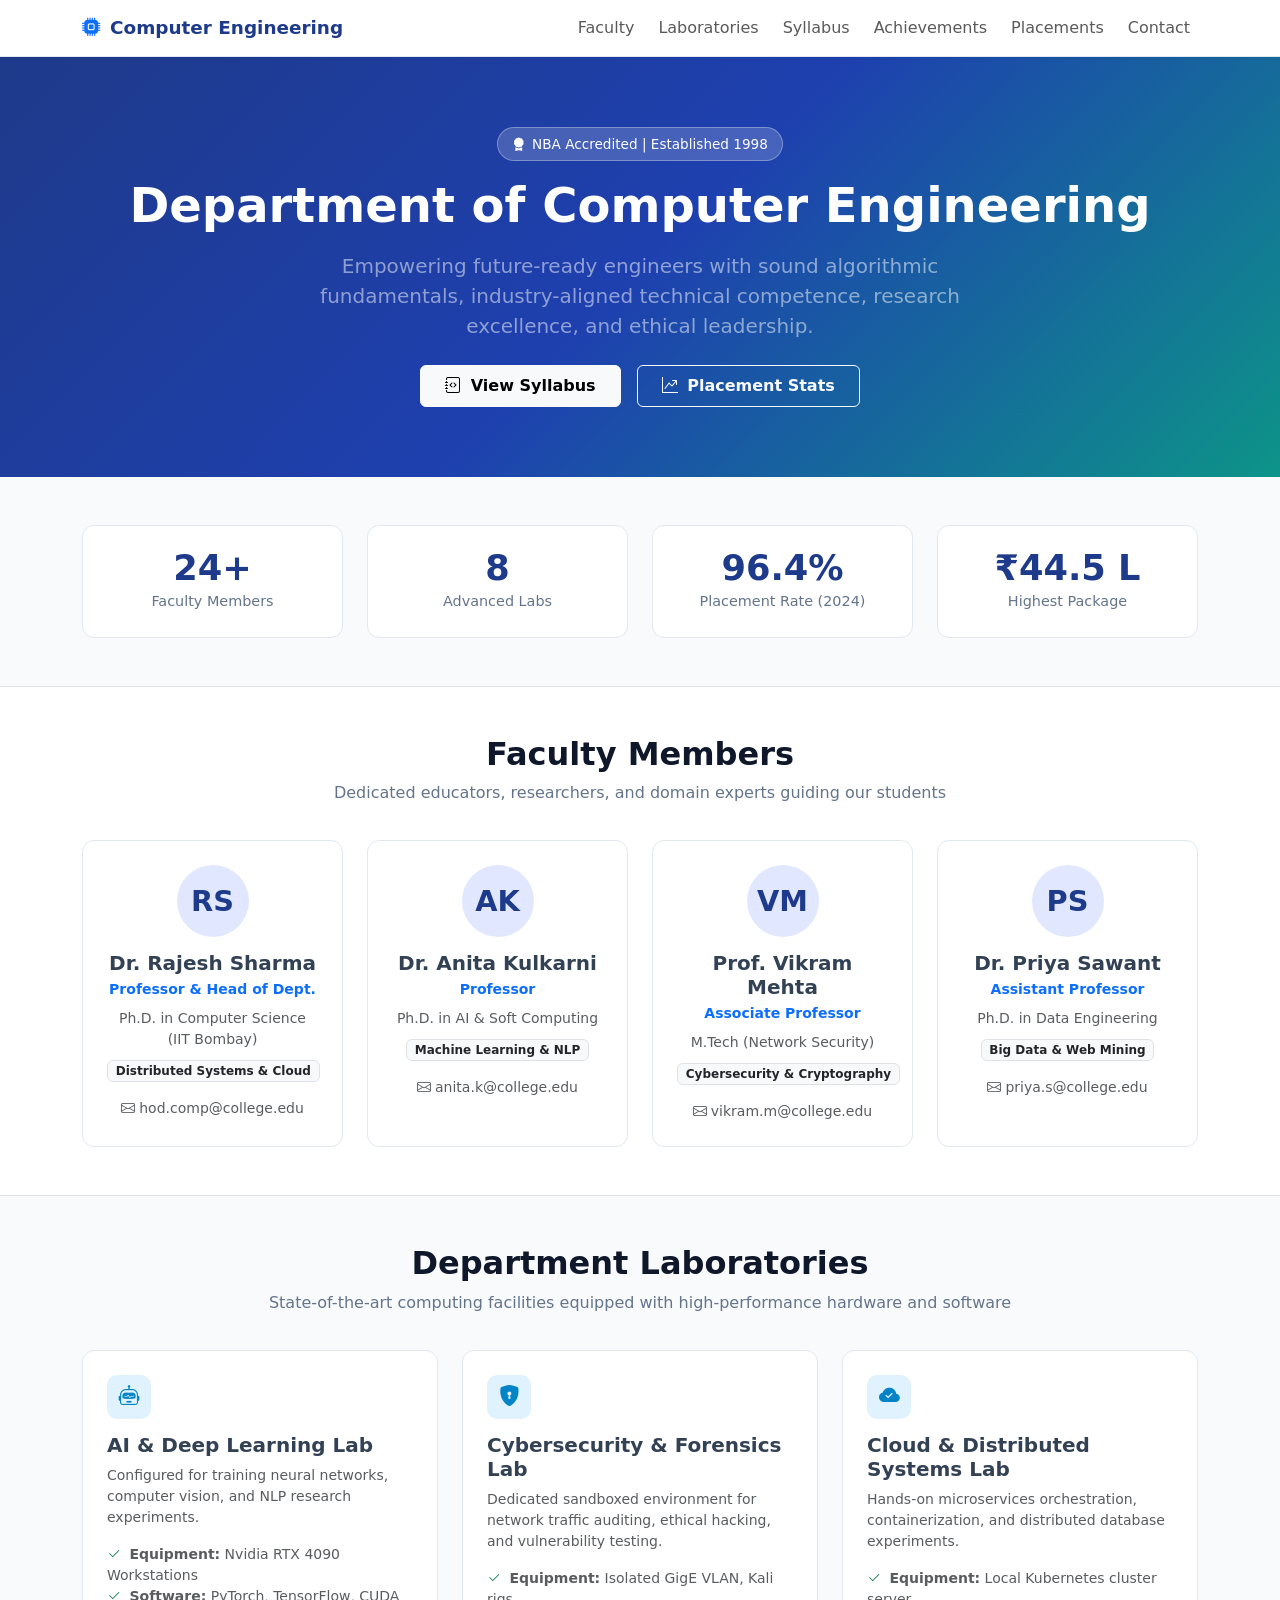
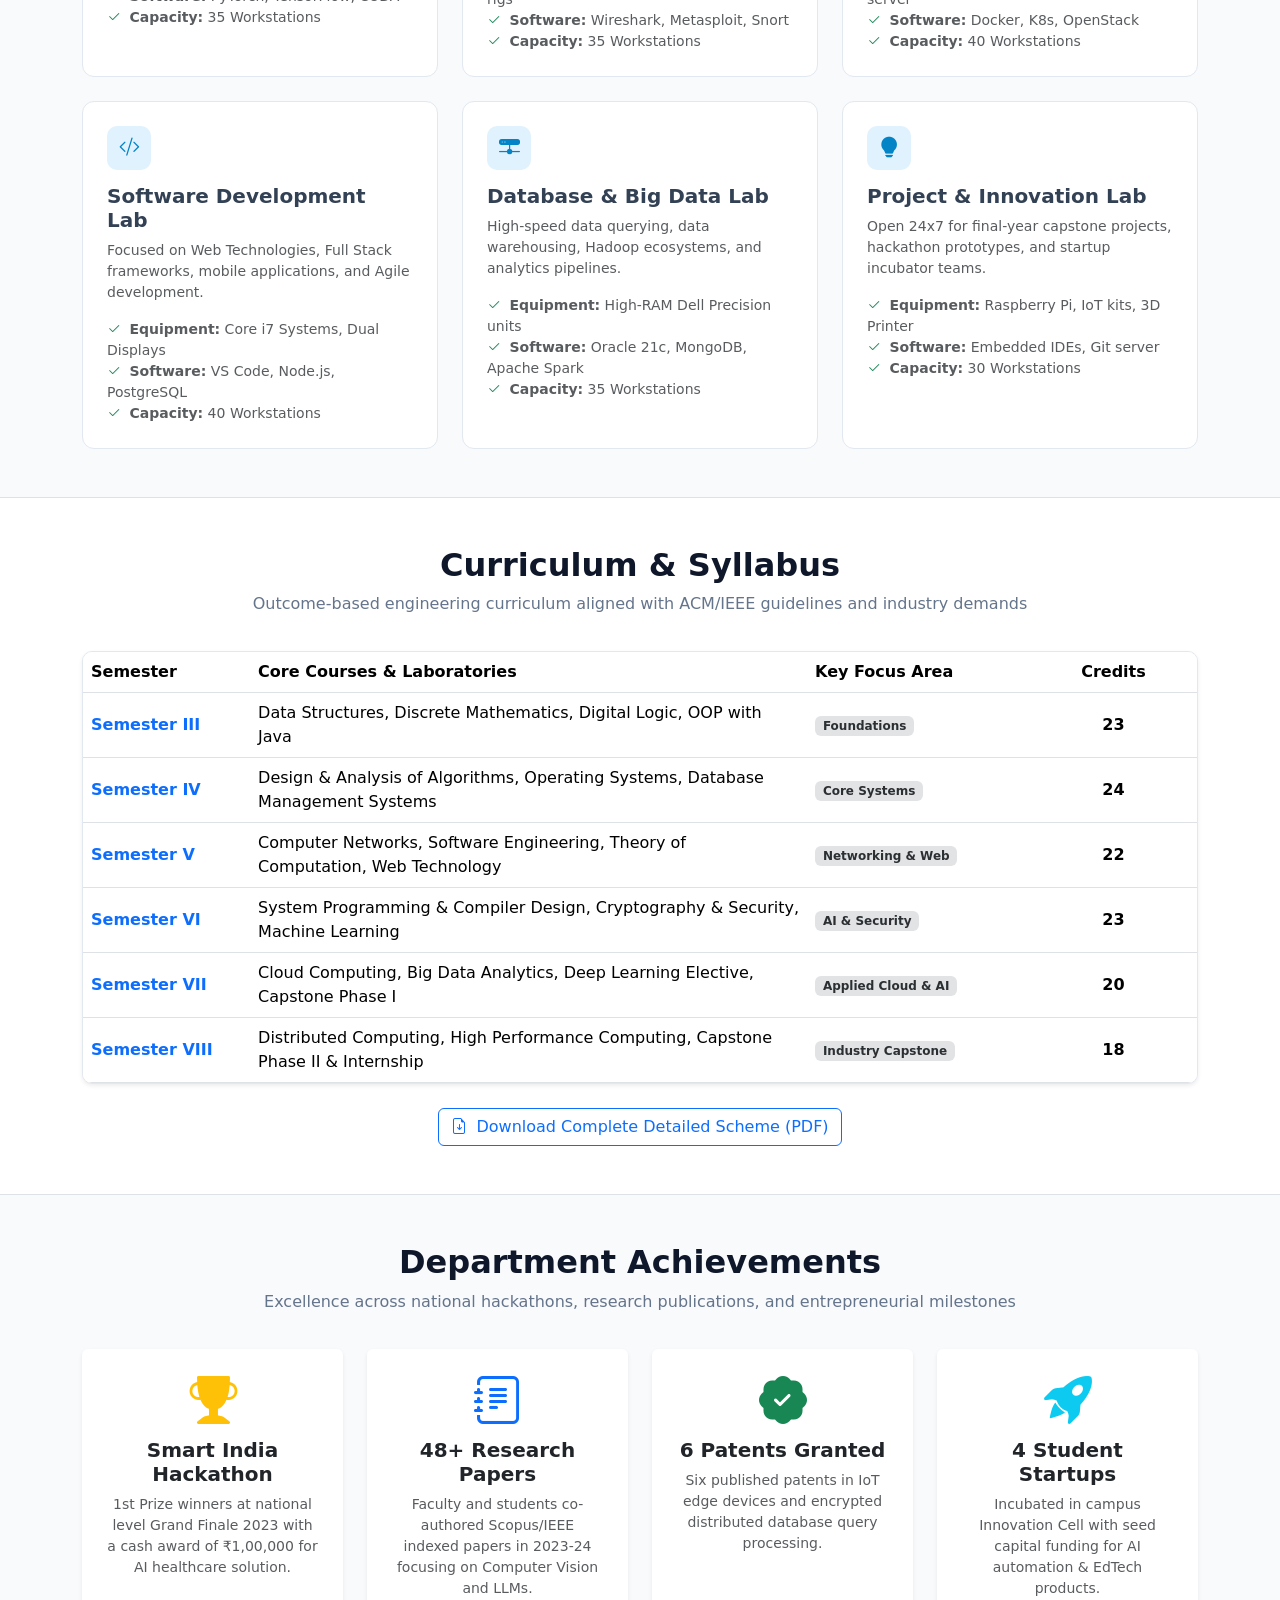
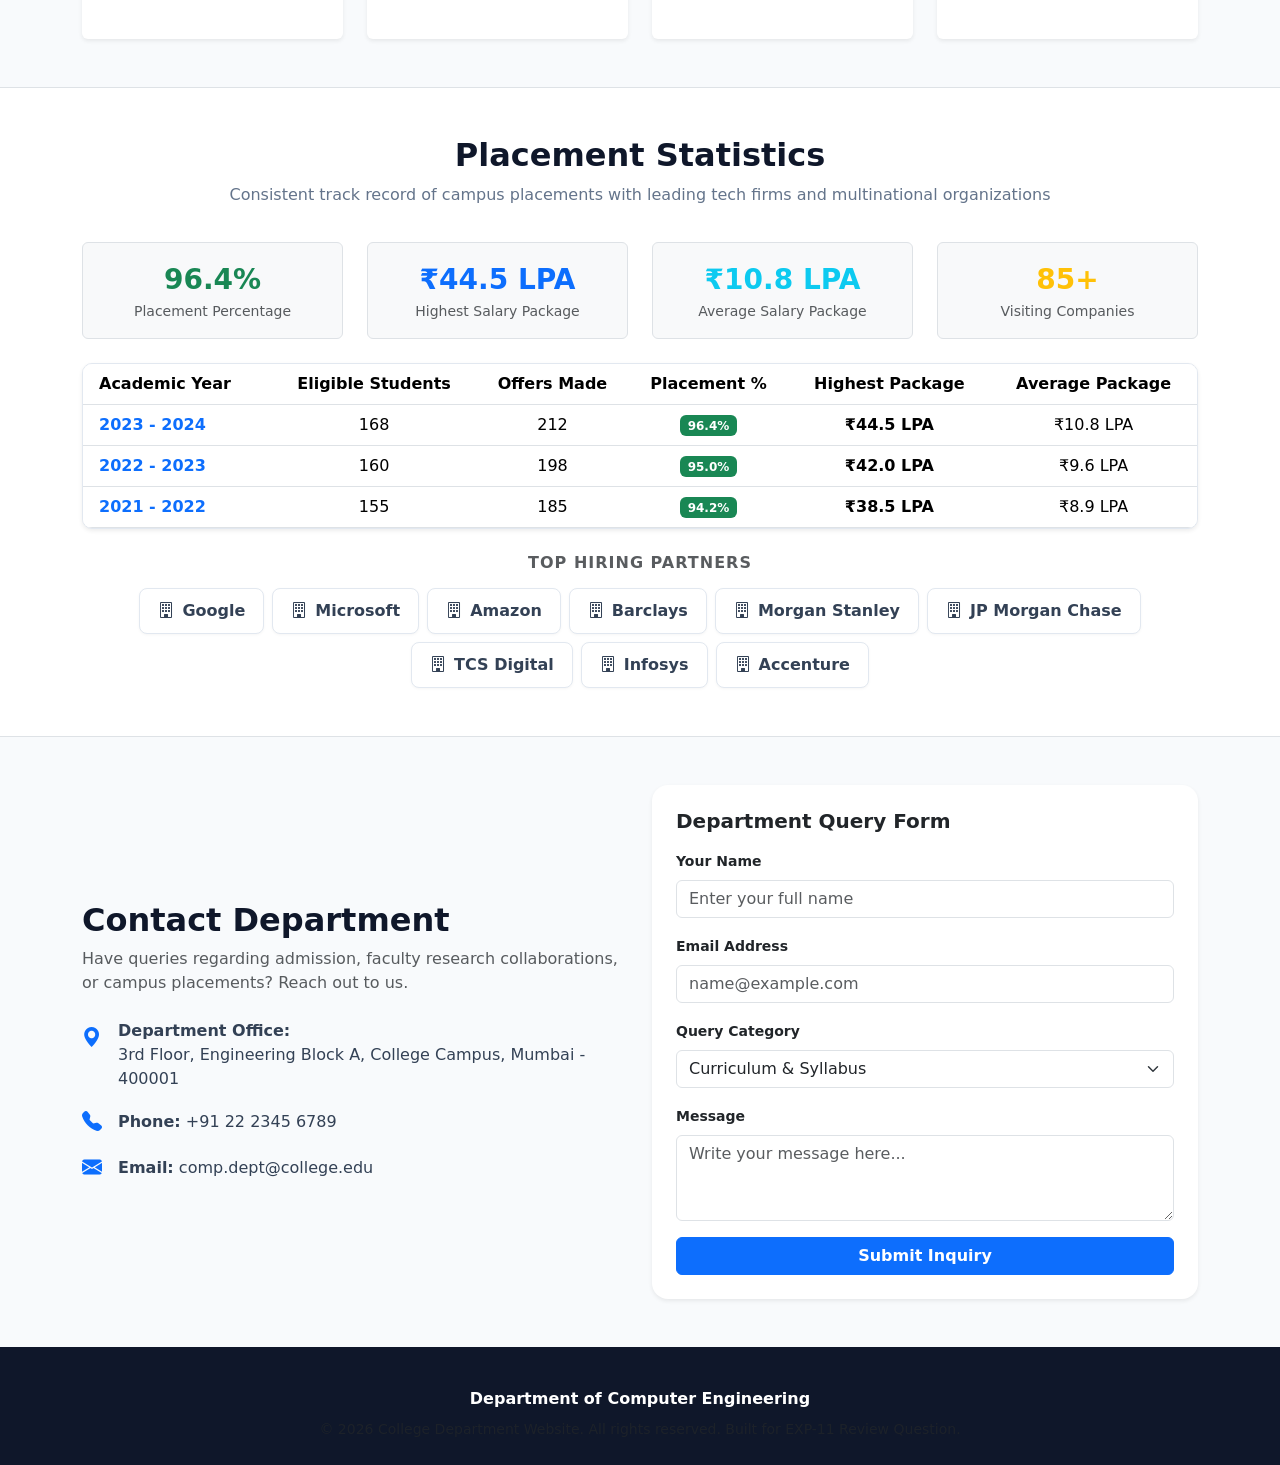
<file: Review-Question/index.html>
<!DOCTYPE html>
<html lang="en">
<head>
    <meta charset="UTF-8">
    <meta name="viewport" content="width=device-width, initial-scale=1.0">
    <title>Department of Computer Engineering</title>
    <!-- Bootstrap 5 CSS -->
    <link href="https://cdn.jsdelivr.net/npm/bootstrap@5.3.3/dist/css/bootstrap.min.css" rel="stylesheet">
    <!-- Bootstrap Icons -->
    <link href="https://cdn.jsdelivr.net/npm/bootstrap-icons@1.11.3/font/bootstrap-icons.min.css" rel="stylesheet">
    <style>
        :root {
            --brand-primary: #1e3a8a;
            --brand-secondary: #0d9488;
            --brand-dark: #0f172a;
            --brand-light: #f8fafc;
            --card-border: #e2e8f0;
        }

        body {
            font-family: system-ui, -apple-system, "Segoe UI", Roboto, "Helvetica Neue", sans-serif;
            color: #334155;
            background-color: #f8fafc;
            scroll-behavior: smooth;
        }

        /* Navbar */
        .dept-navbar {
            background: #ffffff;
            border-bottom: 1px solid var(--card-border);
            box-shadow: 0 2px 4px rgba(0,0,0,0.03);
        }
        .navbar-brand {
            font-weight: 700;
            color: var(--brand-primary) !important;
            font-size: 1.15rem;
            display: flex;
            align-items: center;
            gap: 10px;
        }

        /* Hero */
        .hero-section {
            background: linear-gradient(135deg, #1e3a8a 0%, #1e40af 50%, #0d9488 100%);
            color: #ffffff;
            padding: 70px 0;
        }
        .hero-badge {
            background: rgba(255,255,255,0.18);
            border: 1px solid rgba(255,255,255,0.3);
            color: #ffffff;
            font-size: 0.85rem;
            padding: 6px 14px;
            border-radius: 9999px;
            display: inline-flex;
            align-items: center;
            gap: 6px;
        }

        /* Stat Counter Cards */
        .stat-card {
            background: #ffffff;
            border: 1px solid var(--card-border);
            border-radius: 12px;
            padding: 24px;
            text-align: center;
            transition: transform 0.2s ease, box-shadow 0.2s ease;
        }
        .stat-card:hover {
            transform: translateY(-3px);
            box-shadow: 0 10px 20px rgba(0,0,0,0.06);
        }
        .stat-number {
            font-size: 2.2rem;
            font-weight: 800;
            color: var(--brand-primary);
            line-height: 1;
            margin-bottom: 6px;
        }
        .stat-label {
            font-size: 0.9rem;
            color: #64748b;
            font-weight: 500;
            margin: 0;
        }

        /* Section Headers */
        .section-title {
            font-weight: 800;
            color: var(--brand-dark);
            margin-bottom: 8px;
            position: relative;
        }
        .section-subtitle {
            color: #64748b;
            font-size: 1rem;
            margin-bottom: 35px;
        }

        /* Faculty Cards */
        .faculty-card {
            background: #ffffff;
            border: 1px solid var(--card-border);
            border-radius: 12px;
            overflow: hidden;
            height: 100%;
            transition: all 0.2s ease;
        }
        .faculty-card:hover {
            border-color: #cbd5e1;
            box-shadow: 0 8px 16px rgba(0,0,0,0.06);
        }
        .faculty-avatar {
            width: 72px;
            height: 72px;
            background: #e0e7ff;
            color: var(--brand-primary);
            border-radius: 50%;
            display: flex;
            align-items: center;
            justify-content: center;
            font-size: 1.8rem;
            font-weight: 700;
            margin: 0 auto 14px;
        }

        /* Lab Cards */
        .lab-card {
            background: #ffffff;
            border: 1px solid var(--card-border);
            border-radius: 12px;
            padding: 24px;
            height: 100%;
            transition: all 0.2s ease;
        }
        .lab-card:hover {
            box-shadow: 0 8px 16px rgba(0,0,0,0.06);
            border-color: #cbd5e1;
        }
        .lab-icon {
            width: 44px;
            height: 44px;
            background: #e0f2fe;
            color: #0284c7;
            border-radius: 10px;
            display: inline-flex;
            align-items: center;
            justify-content: center;
            font-size: 1.3rem;
            margin-bottom: 14px;
        }

        /* Table styling */
        .custom-table {
            background: #ffffff;
            border-radius: 10px;
            overflow: hidden;
            border: 1px solid var(--card-border);
        }
        .custom-table thead {
            background-color: #f1f5f9;
            color: var(--brand-dark);
            font-weight: 600;
        }

        /* Recruiter tags */
        .recruiter-badge {
            background: #ffffff;
            border: 1px solid var(--card-border);
            padding: 10px 18px;
            border-radius: 8px;
            font-weight: 600;
            color: #334155;
            display: inline-flex;
            align-items: center;
            gap: 8px;
            box-shadow: 0 1px 3px rgba(0,0,0,0.04);
        }

        /* Footer */
        footer {
            background: var(--brand-dark);
            color: #94a3b8;
            padding: 40px 0 25px;
        }
        footer a {
            color: #cbd5e1;
            text-decoration: none;
        }
        footer a:hover {
            color: #ffffff;
        }
    </style>
</head>
<body>

    <!-- ================= NAVBAR ================= -->
    <nav class="navbar navbar-expand-lg dept-navbar sticky-top">
        <div class="container">
            <a class="navbar-brand" href="#">
                <i class="bi bi-cpu-fill text-primary"></i>
                <span>Computer Engineering</span>
            </a>
            <button class="navbar-toggler" type="button" data-bs-toggle="collapse" data-bs-target="#navMenu" aria-controls="navMenu" aria-expanded="false" aria-label="Toggle navigation">
                <span class="navbar-toggler-icon"></span>
            </button>
            <div class="collapse navbar-collapse" id="navMenu">
                <ul class="navbar-nav ms-auto mb-2 mb-lg-0 gap-lg-2">
                    <li class="nav-item"><a class="nav-link" href="#faculty">Faculty</a></li>
                    <li class="nav-item"><a class="nav-link" href="#laboratories">Laboratories</a></li>
                    <li class="nav-item"><a class="nav-link" href="#syllabus">Syllabus</a></li>
                    <li class="nav-item"><a class="nav-link" href="#achievements">Achievements</a></li>
                    <li class="nav-item"><a class="nav-link" href="#placements">Placements</a></li>
                    <li class="nav-item"><a class="nav-link" href="#contact">Contact</a></li>
                </ul>
            </div>
        </div>
    </nav>

    <!-- ================= HERO ================= -->
    <header class="hero-section text-center">
        <div class="container">
            <span class="hero-badge mb-3">
                <i class="bi bi-award-fill"></i> NBA Accredited | Established 1998
            </span>
            <h1 class="display-5 fw-bold mb-3">Department of Computer Engineering</h1>
            <p class="lead col-lg-8 mx-auto mb-4 text-white-50">
                Empowering future-ready engineers with sound algorithmic fundamentals, industry-aligned technical competence, research excellence, and ethical leadership.
            </p>
            <div class="d-flex justify-content-center gap-3 flex-wrap">
                <a href="#syllabus" class="btn btn-light fw-semibold px-4 py-2">
                    <i class="bi bi-journal-code me-1"></i> View Syllabus
                </a>
                <a href="#placements" class="btn btn-outline-light fw-semibold px-4 py-2">
                    <i class="bi bi-graph-up-arrow me-1"></i> Placement Stats
                </a>
            </div>
        </div>
    </header>

    <!-- ================= KEY STATS ================= -->
    <section class="py-5">
        <div class="container">
            <div class="row g-4">
                <div class="col-6 col-md-3">
                    <div class="stat-card">
                        <div class="stat-number">24+</div>
                        <p class="stat-label">Faculty Members</p>
                    </div>
                </div>
                <div class="col-6 col-md-3">
                    <div class="stat-card">
                        <div class="stat-number">8</div>
                        <p class="stat-label">Advanced Labs</p>
                    </div>
                </div>
                <div class="col-6 col-md-3">
                    <div class="stat-card">
                        <div class="stat-number">96.4%</div>
                        <p class="stat-label">Placement Rate (2024)</p>
                    </div>
                </div>
                <div class="col-6 col-md-3">
                    <div class="stat-card">
                        <div class="stat-number">₹44.5 L</div>
                        <p class="stat-label">Highest Package</p>
                    </div>
                </div>
            </div>
        </div>
    </section>

    <!-- ================= FACULTY MEMBERS ================= -->
    <section id="faculty" class="py-5 bg-white border-top border-bottom">
        <div class="container">
            <div class="text-center">
                <h2 class="section-title">Faculty Members</h2>
                <p class="section-subtitle">Dedicated educators, researchers, and domain experts guiding our students</p>
            </div>

            <div class="row g-4">
                <!-- Faculty 1 -->
                <div class="col-md-6 col-lg-3">
                    <div class="faculty-card p-4 text-center">
                        <div class="faculty-avatar">RS</div>
                        <h5 class="fw-bold mb-1">Dr. Rajesh Sharma</h5>
                        <div class="text-primary fw-semibold small mb-2">Professor &amp; Head of Dept.</div>
                        <p class="text-muted small mb-2">Ph.D. in Computer Science (IIT Bombay)</p>
                        <span class="badge bg-light text-dark border mb-3">Distributed Systems &amp; Cloud</span>
                        <div class="small text-muted"><i class="bi bi-envelope me-1"></i>hod.comp@college.edu</div>
                    </div>
                </div>

                <!-- Faculty 2 -->
                <div class="col-md-6 col-lg-3">
                    <div class="faculty-card p-4 text-center">
                        <div class="faculty-avatar">AK</div>
                        <h5 class="fw-bold mb-1">Dr. Anita Kulkarni</h5>
                        <div class="text-primary fw-semibold small mb-2">Professor</div>
                        <p class="text-muted small mb-2">Ph.D. in AI &amp; Soft Computing</p>
                        <span class="badge bg-light text-dark border mb-3">Machine Learning &amp; NLP</span>
                        <div class="small text-muted"><i class="bi bi-envelope me-1"></i>anita.k@college.edu</div>
                    </div>
                </div>

                <!-- Faculty 3 -->
                <div class="col-md-6 col-lg-3">
                    <div class="faculty-card p-4 text-center">
                        <div class="faculty-avatar">VM</div>
                        <h5 class="fw-bold mb-1">Prof. Vikram Mehta</h5>
                        <div class="text-primary fw-semibold small mb-2">Associate Professor</div>
                        <p class="text-muted small mb-2">M.Tech (Network Security)</p>
                        <span class="badge bg-light text-dark border mb-3">Cybersecurity &amp; Cryptography</span>
                        <div class="small text-muted"><i class="bi bi-envelope me-1"></i>vikram.m@college.edu</div>
                    </div>
                </div>

                <!-- Faculty 4 -->
                <div class="col-md-6 col-lg-3">
                    <div class="faculty-card p-4 text-center">
                        <div class="faculty-avatar">PS</div>
                        <h5 class="fw-bold mb-1">Dr. Priya Sawant</h5>
                        <div class="text-primary fw-semibold small mb-2">Assistant Professor</div>
                        <p class="text-muted small mb-2">Ph.D. in Data Engineering</p>
                        <span class="badge bg-light text-dark border mb-3">Big Data &amp; Web Mining</span>
                        <div class="small text-muted"><i class="bi bi-envelope me-1"></i>priya.s@college.edu</div>
                    </div>
                </div>
            </div>
        </div>
    </section>

    <!-- ================= LABORATORIES ================= -->
    <section id="laboratories" class="py-5">
        <div class="container">
            <div class="text-center">
                <h2 class="section-title">Department Laboratories</h2>
                <p class="section-subtitle">State-of-the-art computing facilities equipped with high-performance hardware and software</p>
            </div>

            <div class="row g-4">
                <div class="col-md-6 col-lg-4">
                    <div class="lab-card">
                        <div class="lab-icon"><i class="bi bi-robot"></i></div>
                        <h5 class="fw-bold mb-2">AI &amp; Deep Learning Lab</h5>
                        <p class="text-muted small mb-3">Configured for training neural networks, computer vision, and NLP research experiments.</p>
                        <ul class="list-unstyled small text-muted mb-0">
                            <li><i class="bi bi-check2 text-success me-1"></i> <strong>Equipment:</strong> Nvidia RTX 4090 Workstations</li>
                            <li><i class="bi bi-check2 text-success me-1"></i> <strong>Software:</strong> PyTorch, TensorFlow, CUDA</li>
                            <li><i class="bi bi-check2 text-success me-1"></i> <strong>Capacity:</strong> 35 Workstations</li>
                        </ul>
                    </div>
                </div>

                <div class="col-md-6 col-lg-4">
                    <div class="lab-card">
                        <div class="lab-icon"><i class="bi bi-shield-lock-fill"></i></div>
                        <h5 class="fw-bold mb-2">Cybersecurity &amp; Forensics Lab</h5>
                        <p class="text-muted small mb-3">Dedicated sandboxed environment for network traffic auditing, ethical hacking, and vulnerability testing.</p>
                        <ul class="list-unstyled small text-muted mb-0">
                            <li><i class="bi bi-check2 text-success me-1"></i> <strong>Equipment:</strong> Isolated GigE VLAN, Kali rigs</li>
                            <li><i class="bi bi-check2 text-success me-1"></i> <strong>Software:</strong> Wireshark, Metasploit, Snort</li>
                            <li><i class="bi bi-check2 text-success me-1"></i> <strong>Capacity:</strong> 35 Workstations</li>
                        </ul>
                    </div>
                </div>

                <div class="col-md-6 col-lg-4">
                    <div class="lab-card">
                        <div class="lab-icon"><i class="bi bi-cloud-check-fill"></i></div>
                        <h5 class="fw-bold mb-2">Cloud &amp; Distributed Systems Lab</h5>
                        <p class="text-muted small mb-3">Hands-on microservices orchestration, containerization, and distributed database experiments.</p>
                        <ul class="list-unstyled small text-muted mb-0">
                            <li><i class="bi bi-check2 text-success me-1"></i> <strong>Equipment:</strong> Local Kubernetes cluster server</li>
                            <li><i class="bi bi-check2 text-success me-1"></i> <strong>Software:</strong> Docker, K8s, OpenStack</li>
                            <li><i class="bi bi-check2 text-success me-1"></i> <strong>Capacity:</strong> 40 Workstations</li>
                        </ul>
                    </div>
                </div>

                <div class="col-md-6 col-lg-4">
                    <div class="lab-card">
                        <div class="lab-icon"><i class="bi bi-code-slash"></i></div>
                        <h5 class="fw-bold mb-2">Software Development Lab</h5>
                        <p class="text-muted small mb-3">Focused on Web Technologies, Full Stack frameworks, mobile applications, and Agile development.</p>
                        <ul class="list-unstyled small text-muted mb-0">
                            <li><i class="bi bi-check2 text-success me-1"></i> <strong>Equipment:</strong> Core i7 Systems, Dual Displays</li>
                            <li><i class="bi bi-check2 text-success me-1"></i> <strong>Software:</strong> VS Code, Node.js, PostgreSQL</li>
                            <li><i class="bi bi-check2 text-success me-1"></i> <strong>Capacity:</strong> 40 Workstations</li>
                        </ul>
                    </div>
                </div>

                <div class="col-md-6 col-lg-4">
                    <div class="lab-card">
                        <div class="lab-icon"><i class="bi bi-hdd-network-fill"></i></div>
                        <h5 class="fw-bold mb-2">Database &amp; Big Data Lab</h5>
                        <p class="text-muted small mb-3">High-speed data querying, data warehousing, Hadoop ecosystems, and analytics pipelines.</p>
                        <ul class="list-unstyled small text-muted mb-0">
                            <li><i class="bi bi-check2 text-success me-1"></i> <strong>Equipment:</strong> High-RAM Dell Precision units</li>
                            <li><i class="bi bi-check2 text-success me-1"></i> <strong>Software:</strong> Oracle 21c, MongoDB, Apache Spark</li>
                            <li><i class="bi bi-check2 text-success me-1"></i> <strong>Capacity:</strong> 35 Workstations</li>
                        </ul>
                    </div>
                </div>

                <div class="col-md-6 col-lg-4">
                    <div class="lab-card">
                        <div class="lab-icon"><i class="bi bi-lightbulb-fill"></i></div>
                        <h5 class="fw-bold mb-2">Project &amp; Innovation Lab</h5>
                        <p class="text-muted small mb-3">Open 24x7 for final-year capstone projects, hackathon prototypes, and startup incubator teams.</p>
                        <ul class="list-unstyled small text-muted mb-0">
                            <li><i class="bi bi-check2 text-success me-1"></i> <strong>Equipment:</strong> Raspberry Pi, IoT kits, 3D Printer</li>
                            <li><i class="bi bi-check2 text-success me-1"></i> <strong>Software:</strong> Embedded IDEs, Git server</li>
                            <li><i class="bi bi-check2 text-success me-1"></i> <strong>Capacity:</strong> 30 Workstations</li>
                        </ul>
                    </div>
                </div>
            </div>
        </div>
    </section>

    <!-- ================= SYLLABUS ================= -->
    <section id="syllabus" class="py-5 bg-white border-top border-bottom">
        <div class="container">
            <div class="text-center">
                <h2 class="section-title">Curriculum &amp; Syllabus</h2>
                <p class="section-subtitle">Outcome-based engineering curriculum aligned with ACM/IEEE guidelines and industry demands</p>
            </div>

            <div class="table-responsive custom-table shadow-sm">
                <table class="table table-hover align-middle mb-0">
                    <thead>
                        <tr>
                            <th scope="col" style="width: 15%;">Semester</th>
                            <th scope="col" style="width: 50%;">Core Courses &amp; Laboratories</th>
                            <th scope="col" style="width: 20%;">Key Focus Area</th>
                            <th scope="col" class="text-center" style="width: 15%;">Credits</th>
                        </tr>
                    </thead>
                    <tbody>
                        <tr>
                            <td class="fw-bold text-primary">Semester III</td>
                            <td>Data Structures, Discrete Mathematics, Digital Logic, OOP with Java</td>
                            <td><span class="badge bg-secondary-subtle text-secondary-emphasis">Foundations</span></td>
                            <td class="text-center fw-semibold">23</td>
                        </tr>
                        <tr>
                            <td class="fw-bold text-primary">Semester IV</td>
                            <td>Design &amp; Analysis of Algorithms, Operating Systems, Database Management Systems</td>
                            <td><span class="badge bg-secondary-subtle text-secondary-emphasis">Core Systems</span></td>
                            <td class="text-center fw-semibold">24</td>
                        </tr>
                        <tr>
                            <td class="fw-bold text-primary">Semester V</td>
                            <td>Computer Networks, Software Engineering, Theory of Computation, Web Technology</td>
                            <td><span class="badge bg-secondary-subtle text-secondary-emphasis">Networking &amp; Web</span></td>
                            <td class="text-center fw-semibold">22</td>
                        </tr>
                        <tr>
                            <td class="fw-bold text-primary">Semester VI</td>
                            <td>System Programming &amp; Compiler Design, Cryptography &amp; Security, Machine Learning</td>
                            <td><span class="badge bg-secondary-subtle text-secondary-emphasis">AI &amp; Security</span></td>
                            <td class="text-center fw-semibold">23</td>
                        </tr>
                        <tr>
                            <td class="fw-bold text-primary">Semester VII</td>
                            <td>Cloud Computing, Big Data Analytics, Deep Learning Elective, Capstone Phase I</td>
                            <td><span class="badge bg-secondary-subtle text-secondary-emphasis">Applied Cloud &amp; AI</span></td>
                            <td class="text-center fw-semibold">20</td>
                        </tr>
                        <tr>
                            <td class="fw-bold text-primary">Semester VIII</td>
                            <td>Distributed Computing, High Performance Computing, Capstone Phase II &amp; Internship</td>
                            <td><span class="badge bg-secondary-subtle text-secondary-emphasis">Industry Capstone</span></td>
                            <td class="text-center fw-semibold">18</td>
                        </tr>
                    </tbody>
                </table>
            </div>

            <div class="text-center mt-4">
                <a href="#syllabus" class="btn btn-outline-primary">
                    <i class="bi bi-file-earmark-arrow-down me-1"></i> Download Complete Detailed Scheme (PDF)
                </a>
            </div>
        </div>
    </section>

    <!-- ================= ACHIEVEMENTS ================= -->
    <section id="achievements" class="py-5">
        <div class="container">
            <div class="text-center">
                <h2 class="section-title">Department Achievements</h2>
                <p class="section-subtitle">Excellence across national hackathons, research publications, and entrepreneurial milestones</p>
            </div>

            <div class="row g-4">
                <div class="col-md-6 col-lg-3">
                    <div class="card h-100 border-0 shadow-sm p-4 text-center">
                        <div class="text-warning display-5 mb-2"><i class="bi bi-trophy-fill"></i></div>
                        <h5 class="fw-bold">Smart India Hackathon</h5>
                        <p class="text-muted small">1st Prize winners at national level Grand Finale 2023 with a cash award of ₹1,00,000 for AI healthcare solution.</p>
                    </div>
                </div>

                <div class="col-md-6 col-lg-3">
                    <div class="card h-100 border-0 shadow-sm p-4 text-center">
                        <div class="text-primary display-5 mb-2"><i class="bi bi-journal-text"></i></div>
                        <h5 class="fw-bold">48+ Research Papers</h5>
                        <p class="text-muted small">Faculty and students co-authored Scopus/IEEE indexed papers in 2023-24 focusing on Computer Vision and LLMs.</p>
                    </div>
                </div>

                <div class="col-md-6 col-lg-3">
                    <div class="card h-100 border-0 shadow-sm p-4 text-center">
                        <div class="text-success display-5 mb-2"><i class="bi bi-patch-check-fill"></i></div>
                        <h5 class="fw-bold">6 Patents Granted</h5>
                        <p class="text-muted small">Six published patents in IoT edge devices and encrypted distributed database query processing.</p>
                    </div>
                </div>

                <div class="col-md-6 col-lg-3">
                    <div class="card h-100 border-0 shadow-sm p-4 text-center">
                        <div class="text-info display-5 mb-2"><i class="bi bi-rocket-takeoff-fill"></i></div>
                        <h5 class="fw-bold">4 Student Startups</h5>
                        <p class="text-muted small">Incubated in campus Innovation Cell with seed capital funding for AI automation &amp; EdTech products.</p>
                    </div>
                </div>
            </div>
        </div>
    </section>

    <!-- ================= PLACEMENT STATISTICS ================= -->
    <section id="placements" class="py-5 bg-white border-top border-bottom">
        <div class="container">
            <div class="text-center">
                <h2 class="section-title">Placement Statistics</h2>
                <p class="section-subtitle">Consistent track record of campus placements with leading tech firms and multinational organizations</p>
            </div>

            <!-- Metric Cards -->
            <div class="row g-4 mb-4">
                <div class="col-md-3">
                    <div class="p-3 bg-light rounded text-center border">
                        <div class="text-success fs-3 fw-bold">96.4%</div>
                        <div class="text-muted small">Placement Percentage</div>
                    </div>
                </div>
                <div class="col-md-3">
                    <div class="p-3 bg-light rounded text-center border">
                        <div class="text-primary fs-3 fw-bold">₹44.5 LPA</div>
                        <div class="text-muted small">Highest Salary Package</div>
                    </div>
                </div>
                <div class="col-md-3">
                    <div class="p-3 bg-light rounded text-center border">
                        <div class="text-info fs-3 fw-bold">₹10.8 LPA</div>
                        <div class="text-muted small">Average Salary Package</div>
                    </div>
                </div>
                <div class="col-md-3">
                    <div class="p-3 bg-light rounded text-center border">
                        <div class="text-warning fs-3 fw-bold">85+</div>
                        <div class="text-muted small">Visiting Companies</div>
                    </div>
                </div>
            </div>

            <!-- Placement Year Comparison Table -->
            <div class="table-responsive custom-table shadow-sm mb-4">
                <table class="table table-hover align-middle mb-0 text-center">
                    <thead>
                        <tr>
                            <th scope="col" class="text-start ps-3">Academic Year</th>
                            <th scope="col">Eligible Students</th>
                            <th scope="col">Offers Made</th>
                            <th scope="col">Placement %</th>
                            <th scope="col">Highest Package</th>
                            <th scope="col">Average Package</th>
                        </tr>
                    </thead>
                    <tbody>
                        <tr>
                            <td class="text-start ps-3 fw-bold text-primary">2023 - 2024</td>
                            <td>168</td>
                            <td>212</td>
                            <td><span class="badge bg-success">96.4%</span></td>
                            <td class="fw-semibold">₹44.5 LPA</td>
                            <td>₹10.8 LPA</td>
                        </tr>
                        <tr>
                            <td class="text-start ps-3 fw-bold text-primary">2022 - 2023</td>
                            <td>160</td>
                            <td>198</td>
                            <td><span class="badge bg-success">95.0%</span></td>
                            <td class="fw-semibold">₹42.0 LPA</td>
                            <td>₹9.6 LPA</td>
                        </tr>
                        <tr>
                            <td class="text-start ps-3 fw-bold text-primary">2021 - 2022</td>
                            <td>155</td>
                            <td>185</td>
                            <td><span class="badge bg-success">94.2%</span></td>
                            <td class="fw-semibold">₹38.5 LPA</td>
                            <td>₹8.9 LPA</td>
                        </tr>
                    </tbody>
                </table>
            </div>

            <!-- Top Recruiters -->
            <div class="mt-4 text-center">
                <h6 class="fw-bold text-uppercase text-muted mb-3" style="letter-spacing: 1px;">Top Hiring Partners</h6>
                <div class="d-flex flex-wrap justify-content-center gap-2">
                    <span class="recruiter-badge"><i class="bi bi-building"></i> Google</span>
                    <span class="recruiter-badge"><i class="bi bi-building"></i> Microsoft</span>
                    <span class="recruiter-badge"><i class="bi bi-building"></i> Amazon</span>
                    <span class="recruiter-badge"><i class="bi bi-building"></i> Barclays</span>
                    <span class="recruiter-badge"><i class="bi bi-building"></i> Morgan Stanley</span>
                    <span class="recruiter-badge"><i class="bi bi-building"></i> JP Morgan Chase</span>
                    <span class="recruiter-badge"><i class="bi bi-building"></i> TCS Digital</span>
                    <span class="recruiter-badge"><i class="bi bi-building"></i> Infosys</span>
                    <span class="recruiter-badge"><i class="bi bi-building"></i> Accenture</span>
                </div>
            </div>
        </div>
    </section>

    <!-- ================= CONTACT ================= -->
    <section id="contact" class="py-5">
        <div class="container">
            <div class="row g-4 align-items-center">
                <div class="col-lg-6">
                    <h2 class="section-title">Contact Department</h2>
                    <p class="text-muted mb-4">Have queries regarding admission, faculty research collaborations, or campus placements? Reach out to us.</p>
                    <ul class="list-unstyled d-flex flex-column gap-3 mb-0">
                        <li class="d-flex align-items-start gap-3">
                            <i class="bi bi-geo-alt-fill text-primary fs-5 mt-1"></i>
                            <div>
                                <strong>Department Office:</strong><br>
                                3rd Floor, Engineering Block A, College Campus, Mumbai - 400001
                            </div>
                        </li>
                        <li class="d-flex align-items-center gap-3">
                            <i class="bi bi-telephone-fill text-primary fs-5"></i>
                            <div><strong>Phone:</strong> +91 22 2345 6789</div>
                        </li>
                        <li class="d-flex align-items-center gap-3">
                            <i class="bi bi-envelope-fill text-primary fs-5"></i>
                            <div><strong>Email:</strong> comp.dept@college.edu</div>
                        </li>
                    </ul>
                </div>
                <div class="col-lg-6">
                    <div class="card p-4 border-0 shadow-sm rounded-4">
                        <h5 class="fw-bold mb-3">Department Query Form</h5>
                        <form onsubmit="event.preventDefault(); alert('Query submitted successfully!');">
                            <div class="mb-3">
                                <label class="form-label small fw-semibold">Your Name</label>
                                <input type="text" class="form-control" placeholder="Enter your full name" required>
                            </div>
                            <div class="mb-3">
                                <label class="form-label small fw-semibold">Email Address</label>
                                <input type="email" class="form-control" placeholder="name@example.com" required>
                            </div>
                            <div class="mb-3">
                                <label class="form-label small fw-semibold">Query Category</label>
                                <select class="form-select">
                                    <option>Curriculum &amp; Syllabus</option>
                                    <option>Laboratories &amp; Research</option>
                                    <option>Placement &amp; Internships</option>
                                    <option>General Academic Enquiry</option>
                                </select>
                            </div>
                            <div class="mb-3">
                                <label class="form-label small fw-semibold">Message</label>
                                <textarea class="form-control" rows="3" placeholder="Write your message here..."></textarea>
                            </div>
                            <button type="submit" class="btn btn-primary w-100 fw-semibold">Submit Inquiry</button>
                        </form>
                    </div>
                </div>
            </div>
        </div>
    </section>

    <!-- ================= FOOTER ================= -->
    <footer>
        <div class="container text-center">
            <p class="mb-2 text-white fw-bold">Department of Computer Engineering</p>
            <p class="small text-muted mb-0">&copy; 2026 College Department Website. All rights reserved. Built for EXP-11 Review Question.</p>
        </div>
    </footer>

    <!-- Bootstrap 5 Bundle JS -->
    <script src="https://cdn.jsdelivr.net/npm/bootstrap@5.3.3/dist/js/bootstrap.bundle.min.js"></script>
</body>
</html>
</file>
